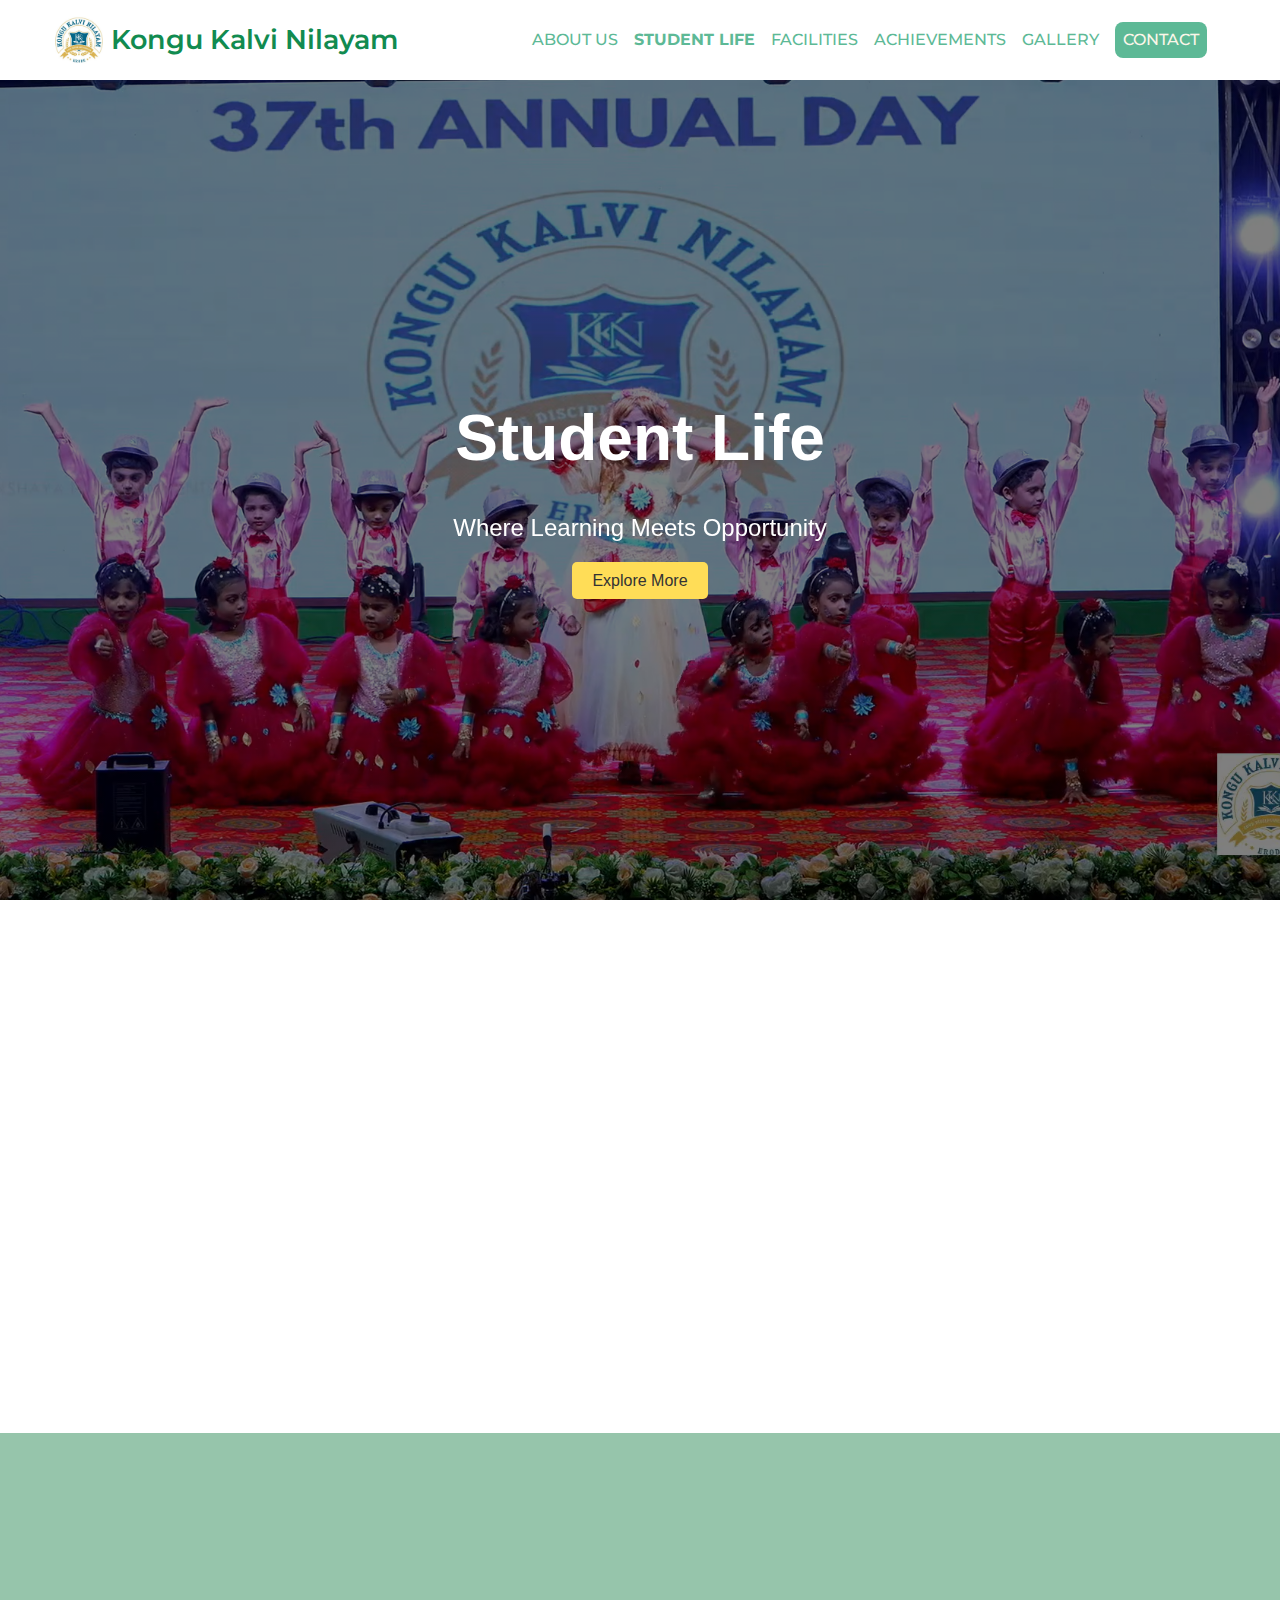
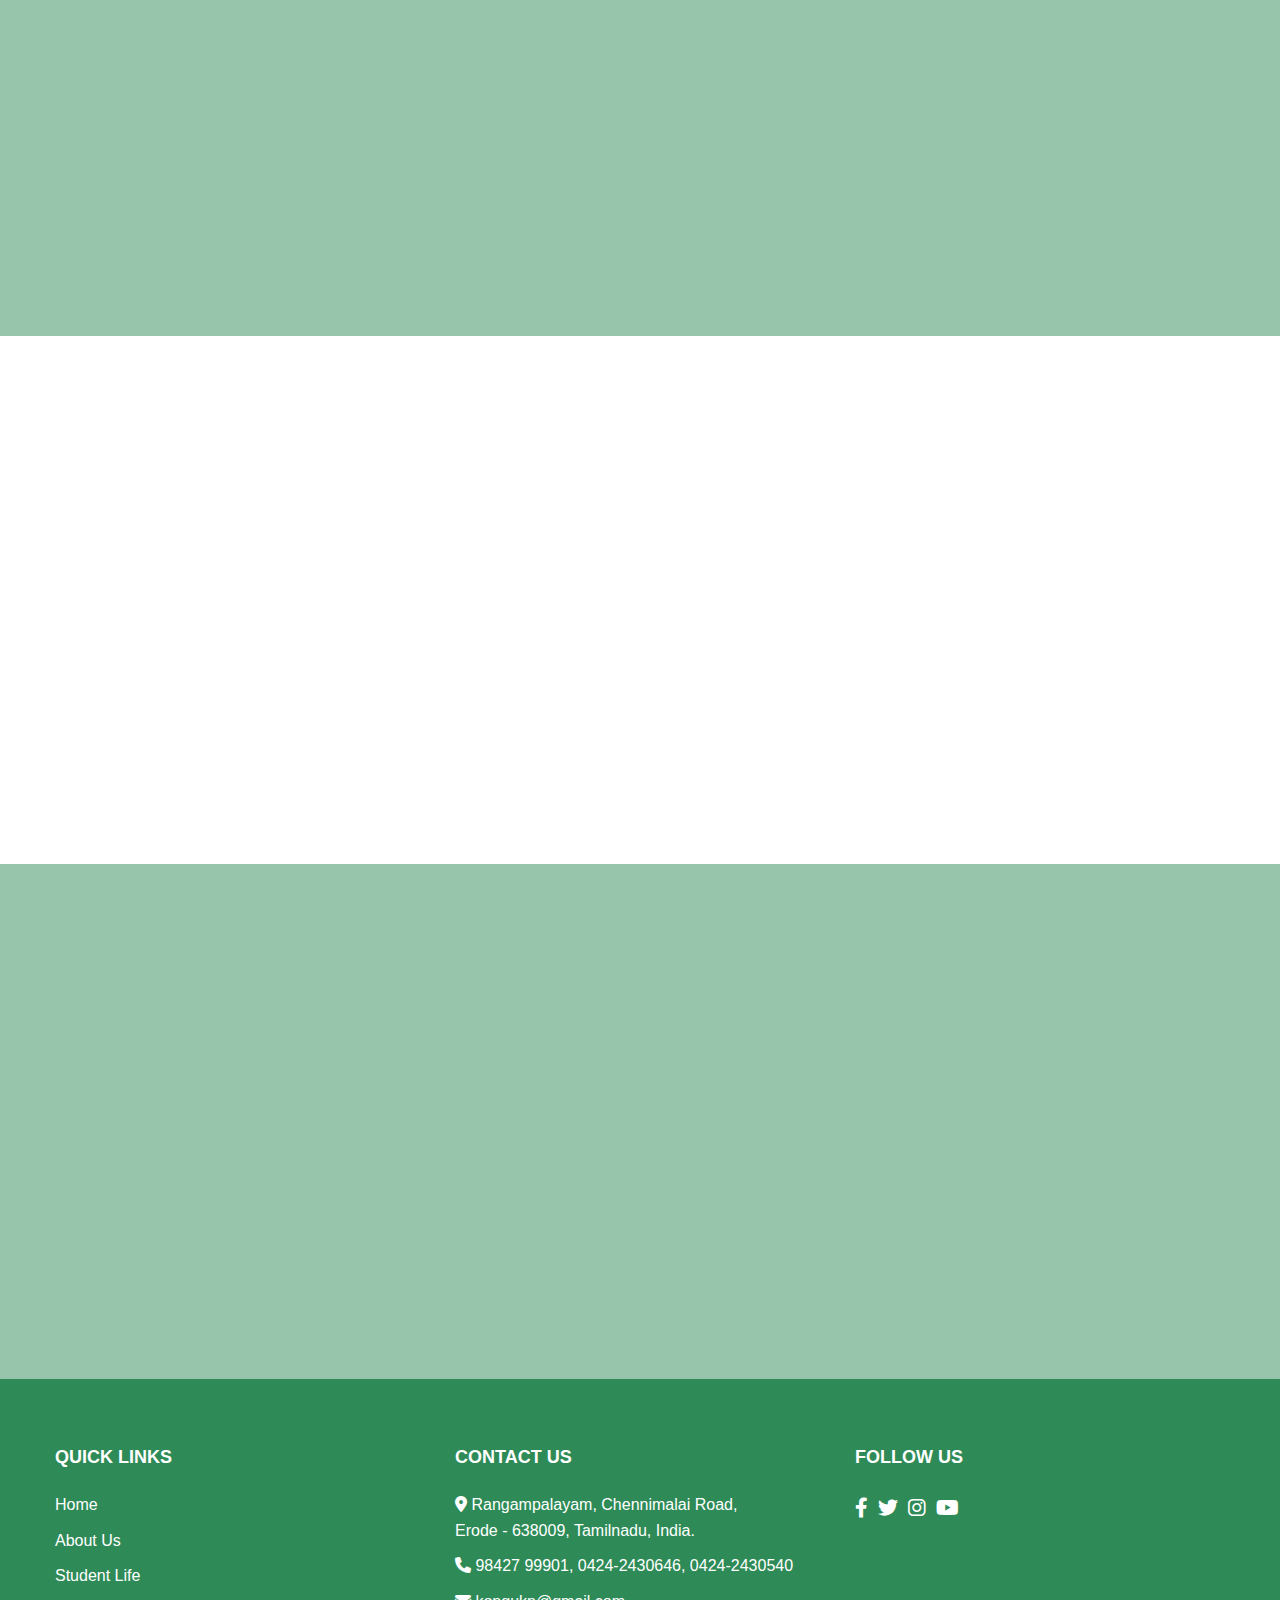
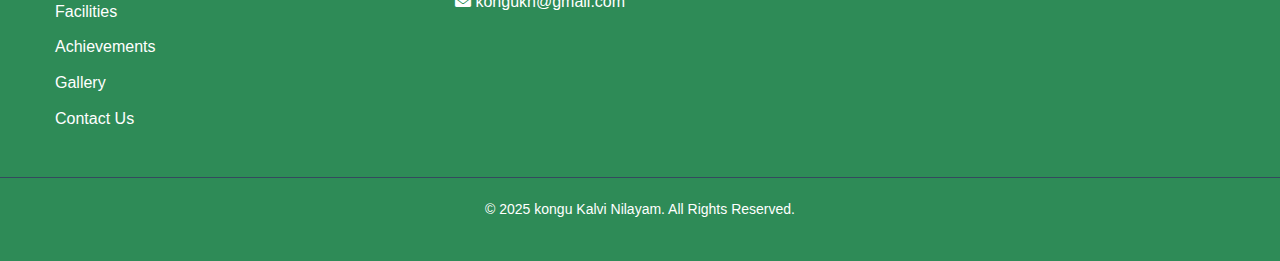
<file: index.html>
<!DOCTYPE html>
<html lang="en">
<head>
  <meta charset="UTF-8">
  <meta name="viewport" content="width=device-width, initial-scale=1.0">
  <title>Student Life</title>
  <link rel="stylesheet" href="style.css">
  <link rel="shortcut icon" href="KKN_LOGO.jpg" type="image/x-icon">
  <link rel="stylesheet" href="https://cdnjs.cloudflare.com/ajax/libs/font-awesome/6.0.0/css/all.min.css">
  <link href="https://unpkg.com/aos@2.3.1/dist/aos.css" rel="stylesheet">
</head>
<body>
    <nav>
        <div class="nav-wrapper">
            <a href="#" class="logo-container">
                <div class="logo"></div>
                <div class="logo-name">
                    kongu kalvi nilayam
                </div>
            </a>
            <div class="menu-toggle" id="mobile-menu">
              <span></span>
              <span></span>
              <span></span>
            </div>
            <div class="links" id="nav-links">
                <!-- <a href="#" class="link active">home</a> -->
                <a href="about-us.html" class="link">About Us</a>
                <a href="index.html" class="link"><b>Student Life</b></a>
                <a href="facility.html" class="link">Facilities</a>
                <a href="achievement.html" class="link">Achievements</a>
                <a href="gallery.html" class="link">Gallery</a>
                <a href="contact.html" class="link">
                contact
                </a>
            </div>
        </div>
    </nav>

  <header>
    <div class="hero-content">
      <h1 data-aos="fade-up" data-aos-duration="1000">Student Life</h1>
      <p data-aos="fade-up" data-aos-duration="1200">Where Learning Meets Opportunity</p>
      <a href="#academic" class="btn" data-aos="fade-in" data-aos-duration="1400">Explore More</a>
    </div>
  </header>

  <main>
    <section id="academic" class="section academic">
      <div class="content" data-aos="fade-right" data-aos-duration="1000">
        <h2>Academic & Career Development</h2>
        <p>We provide world-class academic resources and career guidance to help students excel in their studies and future careers.</p>
      </div>
      <div class="image" data-aos="fade-left" data-aos-duration="1000">
        <img src="accademic.jpg" alt="Academic">
      </div>
    </section>

    <section id="sustainability" class="section sustainability">
      <div class="image" data-aos="fade-right" data-aos-duration="1000">
        <img src="environment.png" alt="Sustainability">
      </div>
      <div class="content" data-aos="fade-left" data-aos-duration="1000">
        <h2>Sustainability & Environment</h2>
        <p>Join us in creating a greener future through eco-friendly initiatives and sustainable practices.</p>
        
      </div>
    </section>

    <section id="sports" class="section sports">
      <div class="content" data-aos="fade-right" data-aos-duration="1000">
        <h2>Sports & Wellness</h2>
        <p>Stay active, healthy, and connected through our sports teams, fitness programs, and wellness resources.</p>
        
      </div>
      <div class="image" data-aos="fade-left" data-aos-duration="1000">
        <img src="sports.jpg" alt="Sports">
      </div>
    </section>

    <section id="activities" class="section activities">
      <div class="image" data-aos="fade-right" data-aos-duration="1000">
        <img src="extra.jpg" alt="Activities">
      </div>
      <div class="content" data-aos="fade-left" data-aos-duration="1000">
        <h2>Extra-curricular Activities</h2>
        <p>Explore a wide range of clubs, societies, and events to enrich your student experience.</p>
        
      </div>
    </section>
  </main>

<!-- Footer Section -->
<footer class="footer">
  <div class="footer-container">
    <!-- Column 1: Quick Links -->
    <div class="footer-column">
      <h4>Quick Links</h4>
      <ul>
        <li><a href="home.html">Home</a></li>
        <li><a href="about-us.html">About Us</a></li>
        <li><a href="index.html">Student Life</a></li>
        <li><a href="facility.html">Facilities</a></li>
        <li><a href="achievement.html">Achievements</a></li>
        <li><a href="gallery.html">Gallery</a></li>
        <li><a href="contact.html">Contact Us</a></li>
      </ul>
    </div>

    <!-- Column 3: Contact Info -->
    <div class="footer-column">
      <h4>Contact Us</h4>
      <ul>
        <li><i class="fas fa-map-marker-alt"></i>  Rangampalayam,
          Chennimalai Road,<br>
          Erode - 638009,
          Tamilnadu, India.</li>
        <li><i class="fas fa-phone"></i>  98427 99901, 0424-2430646, 0424-2430540</li>
        <li><i class="fas fa-envelope"></i> kongukn@gmail.com</li>
      </ul>
    </div>

    <!-- Column 4: Social Media -->
    <div class="footer-column">
      <h4>Follow Us</h4>
      <div class="social-icons">
        <a href="#"><i class="fab fa-facebook-f"></i></a>
        <a href="#"><i class="fab fa-twitter"></i></a>
        <a href="#"><i class="fab fa-instagram"></i></a>
        <a href="#"><i class="fab fa-youtube"></i></a>
      </div>
    </div>
  </div>

  <!-- Copyright Notice -->
  <div class="footer-bottom">
    <p>&copy; 2025 kongu Kalvi Nilayam. All Rights Reserved.</p>
  </div>
</footer>

<script src="https://unpkg.com/aos@2.3.1/dist/aos.js"></script>
<script>
  AOS.init();

  // Toggle mobile menu
  const mobileMenu = document.getElementById('mobile-menu');
  const navLinks = document.getElementById('nav-links');

  mobileMenu.addEventListener('click', () => {
    mobileMenu.classList.toggle('active');
    navLinks.classList.toggle('active');
  });
</script>
</body>
</html>
</file>
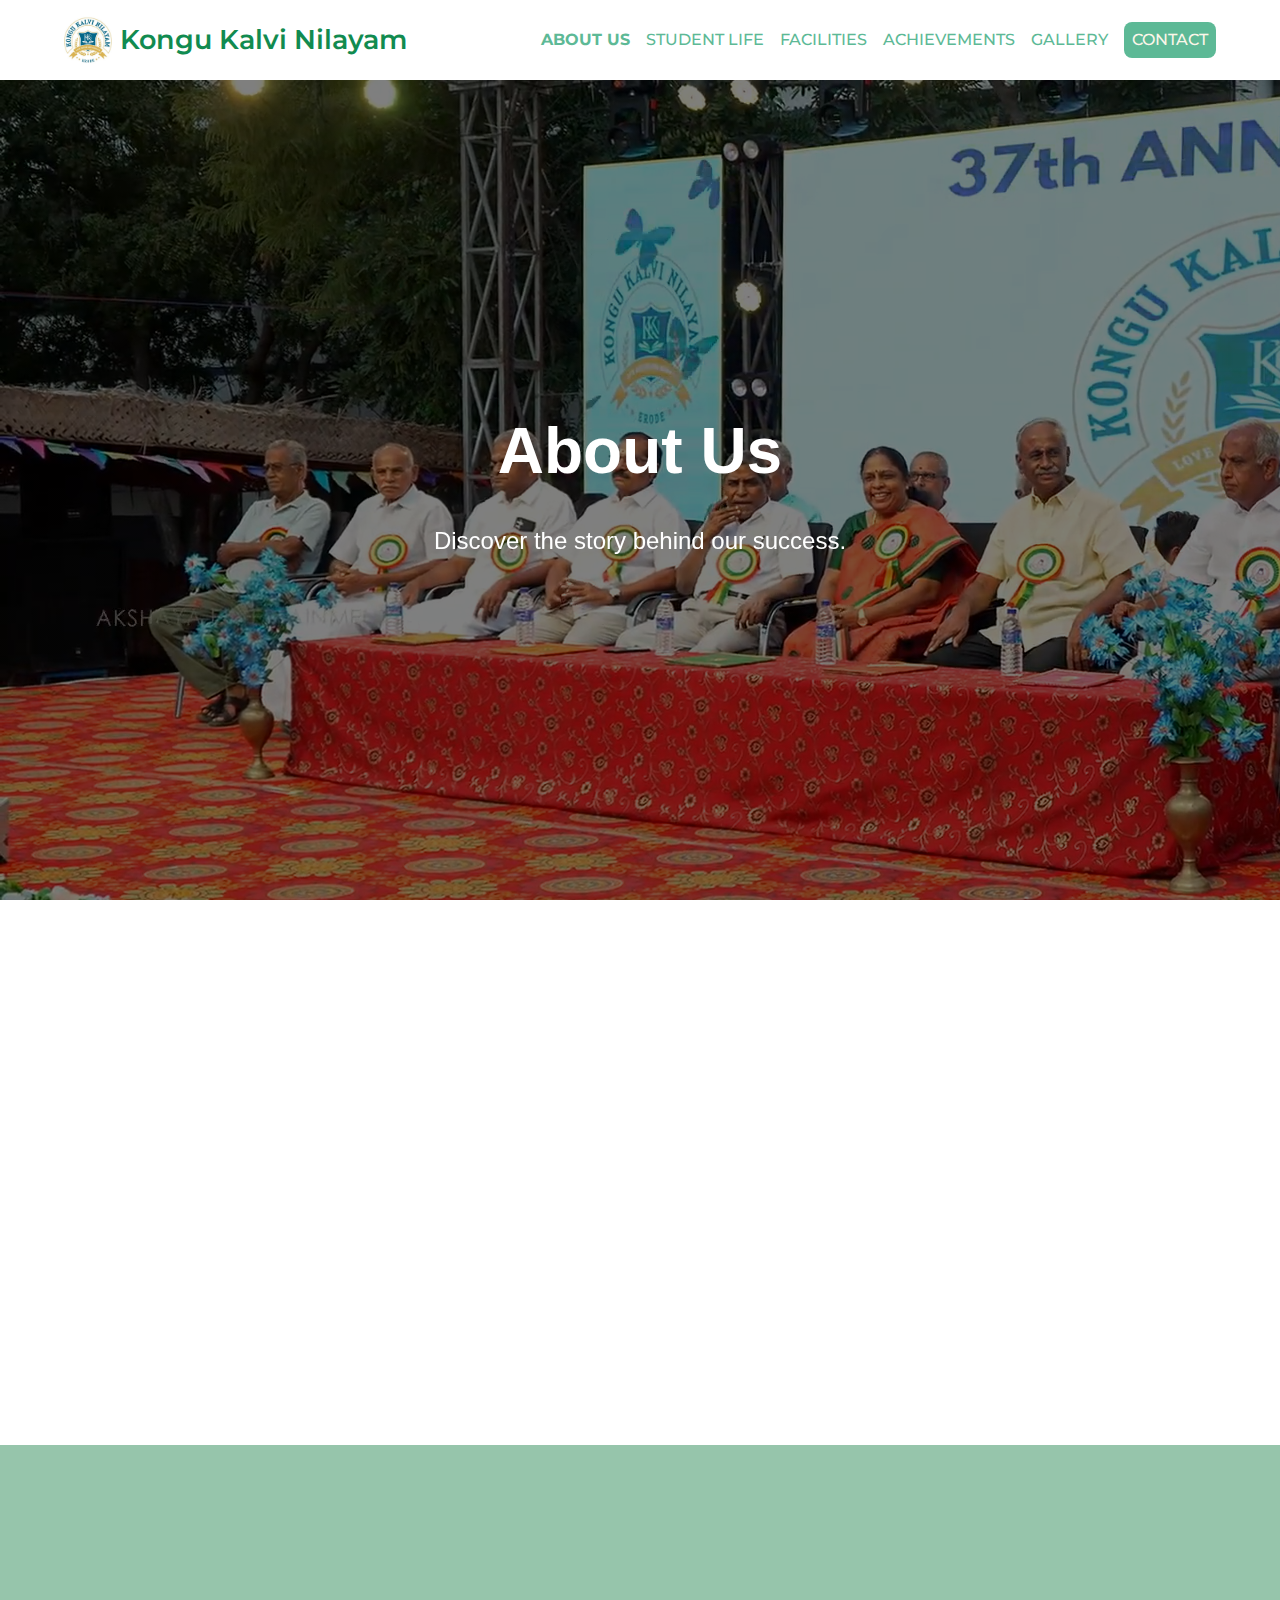
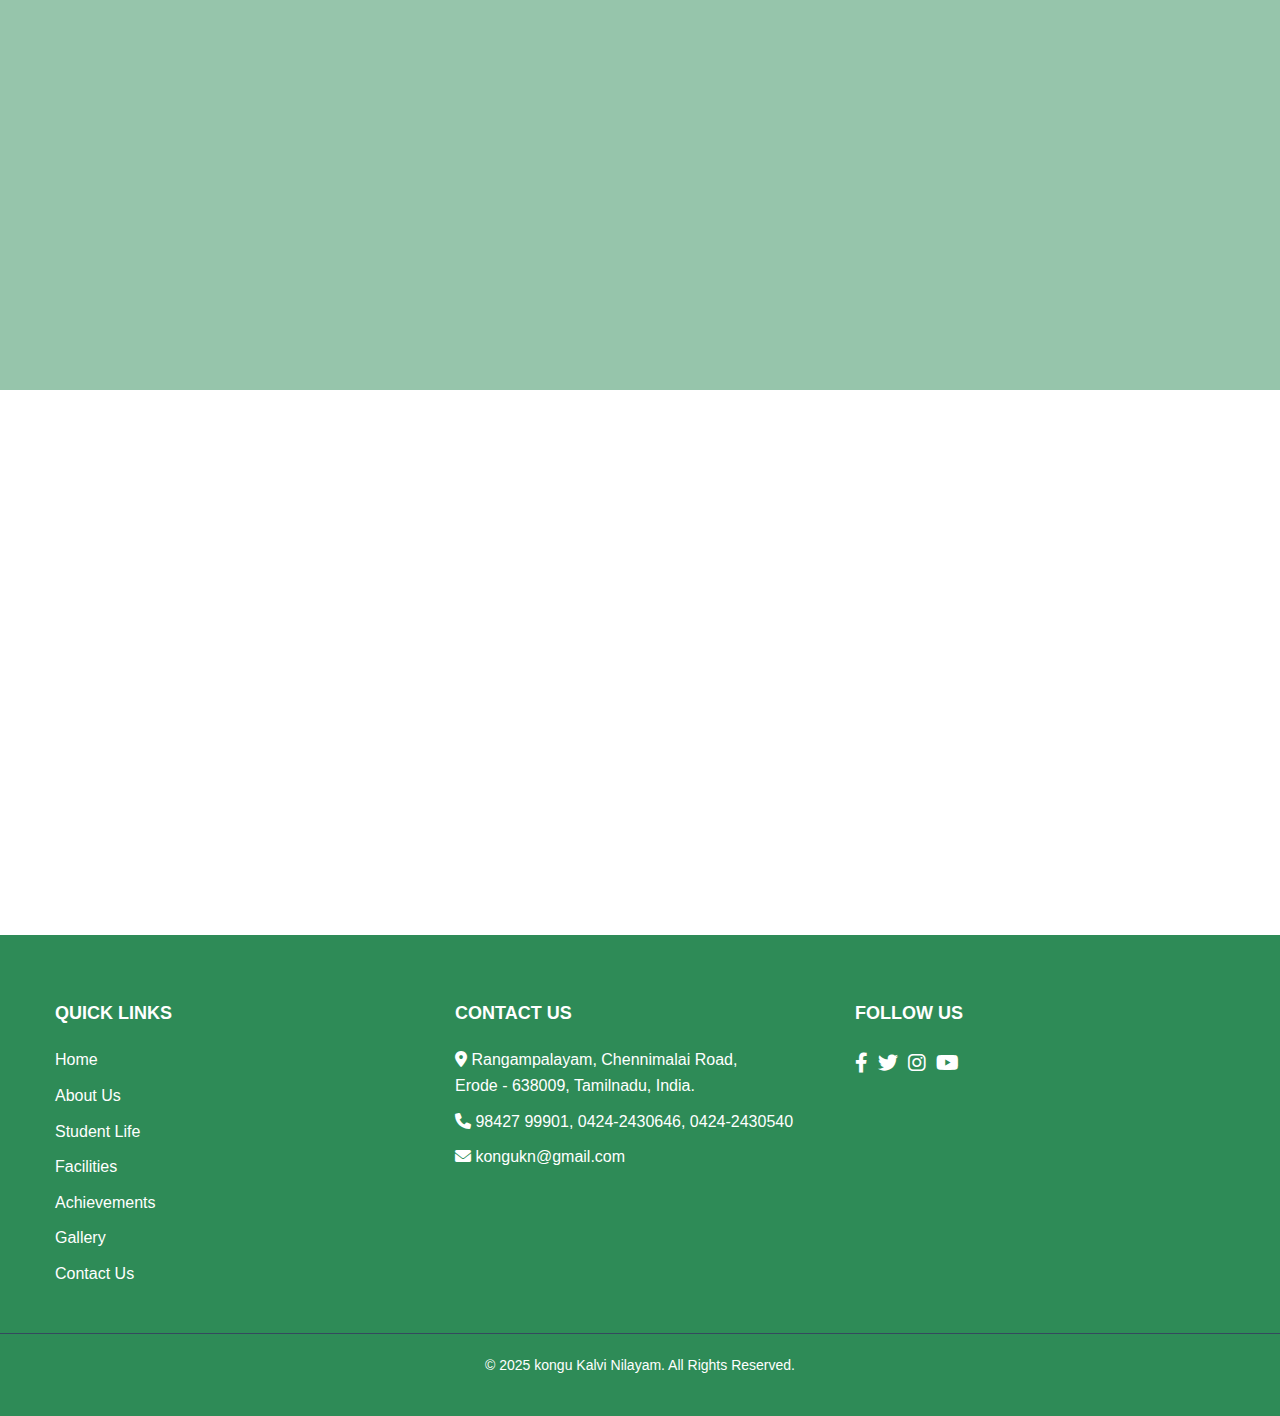
<file: about-us.html>
<!DOCTYPE html>
<html lang="en">
<head>
  <meta charset="UTF-8">
  <meta name="viewport" content="width=device-width, initial-scale=1.0">
  <title>About Us</title>
  <link rel="stylesheet" href="style.css">
  <link rel="shortcut icon" href="KKN_LOGO.jpg" type="image/x-icon">
  <link rel="stylesheet" href="https://cdnjs.cloudflare.com/ajax/libs/font-awesome/6.0.0/css/all.min.css">
  <link href="https://unpkg.com/aos@2.3.1/dist/aos.css" rel="stylesheet">
</head>
<body>
  <!-- Navigation Bar -->
  <nav>
    <div class="nav-wrapper">
      <a href="#" class="logo-container">
        <div class="logo"></div>
        <div class="logo-name">kongu kalvi nilayam</div>
      </a>
      <div class="menu-toggle" id="mobile-menu">
        <span></span>
        <span></span>
        <span></span>
      </div>
      <div class="links" id="nav-links">
        <a href="about-us.html" class="link"><b>About Us</b></a>
        <a href="index.html" class="link">Student Life</a>
        <a href="facility.html" class="link">Facilities</a>
        <a href="achievement.html" class="link">Achievements</a>
        <a href="gallery.html" class="link">Gallery</a>
        <a href="contact.html" class="link">Contact</a>
      </div>
    </div>
  </nav>

  <!-- Hero Section -->
  <header id="about-us-header">
    <div class="hero-content">
      <h1 data-aos="fade-up" data-aos-duration="1000">About Us</h1>
      <p data-aos="fade-up" data-aos-duration="1200">Discover the story behind our success.</p>
    </div>
  </header>

  <!-- Main Content Sections -->
  <main>
    <!-- Who We Are -->
    <section id="who-we-are" class="section who-we-are">
      <div class="content" data-aos="fade-right" data-aos-duration="1000">
        <h2>Who We Are</h2>
        <p>We are a leading educational institution dedicated to nurturing future leaders through innovation, excellence, and values.</p>
      </div>
      <div class="image" data-aos="fade-left" data-aos-duration="1000">
        <img src="principal.png" alt="Principal">
        <p class="name">Mrs. T. Nathiya M.Sc., B.Ed., (Principal)</p>
      </div>
    </section>

    <!-- Management -->
    <section id="management" class="section management">
      <div class="image" data-aos="fade-right" data-aos-duration="1000">
        <img src="corres.png" alt="Correspondent">
        <p class="name">Mr. K. Selvaraj (Correspondent)</p>
      </div>
      <div class="content" data-aos="fade-left" data-aos-duration="1000">
        <h2>Management</h2>
        <p>Our experienced leadership team is committed to providing the best educational environment for our students.</p>
      </div>
    </section>

    <!-- Our Journey -->
    <section id="journey" class="section journey">
      <div class="content" data-aos="fade-right" data-aos-duration="1000">
        <h2>Our Journey</h2>
        <p>From humble beginnings to becoming a beacon of excellence, our journey is a testament to our dedication and vision.</p>
      </div>
      <div class="image" data-aos="fade-left" data-aos-duration="1000">
        <img src="managment.png" alt="Our Journey">
        <p class="name">Kongu Educational Trust</p>
      </div>
    </section>
  </main>

<!-- Footer Section -->
<footer class="footer">
    <div class="footer-container">
      <!-- Column 1: Quick Links -->
      <div class="footer-column">
        <h4>Quick Links</h4>
        <ul>
          <li><a href="home.html">Home</a></li>
          <li><a href="about-us.html">About Us</a></li>
          <li><a href="index.html">Student Life</a></li>
          <li><a href="facility.html">Facilities</a></li>
          <li><a href="achievement.html">Achievements</a></li>
          <li><a href="gallery.html">Gallery</a></li>
          <li><a href="contact.html">Contact Us</a></li>
        </ul>
      </div>
  
      <!-- Column 3: Contact Info -->
      <div class="footer-column">
        <h4>Contact Us</h4>
        <ul>
          <li><i class="fas fa-map-marker-alt"></i>  Rangampalayam,
            Chennimalai Road,<br>
            Erode - 638009,
            Tamilnadu, India.</li>
          <li><i class="fas fa-phone"></i>  98427 99901, 0424-2430646, 0424-2430540</li>
          <li><i class="fas fa-envelope"></i> kongukn@gmail.com</li>
        </ul>
      </div>
  
      <!-- Column 4: Social Media -->
      <div class="footer-column">
        <h4>Follow Us</h4>
        <div class="social-icons">
          <a href="#"><i class="fab fa-facebook-f"></i></a>
          <a href="#"><i class="fab fa-twitter"></i></a>
          <a href="#"><i class="fab fa-instagram"></i></a>
          <a href="#"><i class="fab fa-youtube"></i></a>
        </div>
      </div>
    </div>
  
    <!-- Copyright Notice -->
    <div class="footer-bottom">
      <p>&copy; 2025 kongu Kalvi Nilayam. All Rights Reserved.</p>
    </div>
  </footer>

  <!-- Scripts -->
  <script src="https://unpkg.com/aos@2.3.1/dist/aos.js"></script>
  <script>
    AOS.init();

    // Toggle mobile menu
    const mobileMenu = document.getElementById('mobile-menu');
    const navLinks = document.getElementById('nav-links');

    mobileMenu.addEventListener('click', () => {
      mobileMenu.classList.toggle('active');
      navLinks.classList.toggle('active');
    });
  </script>
</body>
</html>
</file>
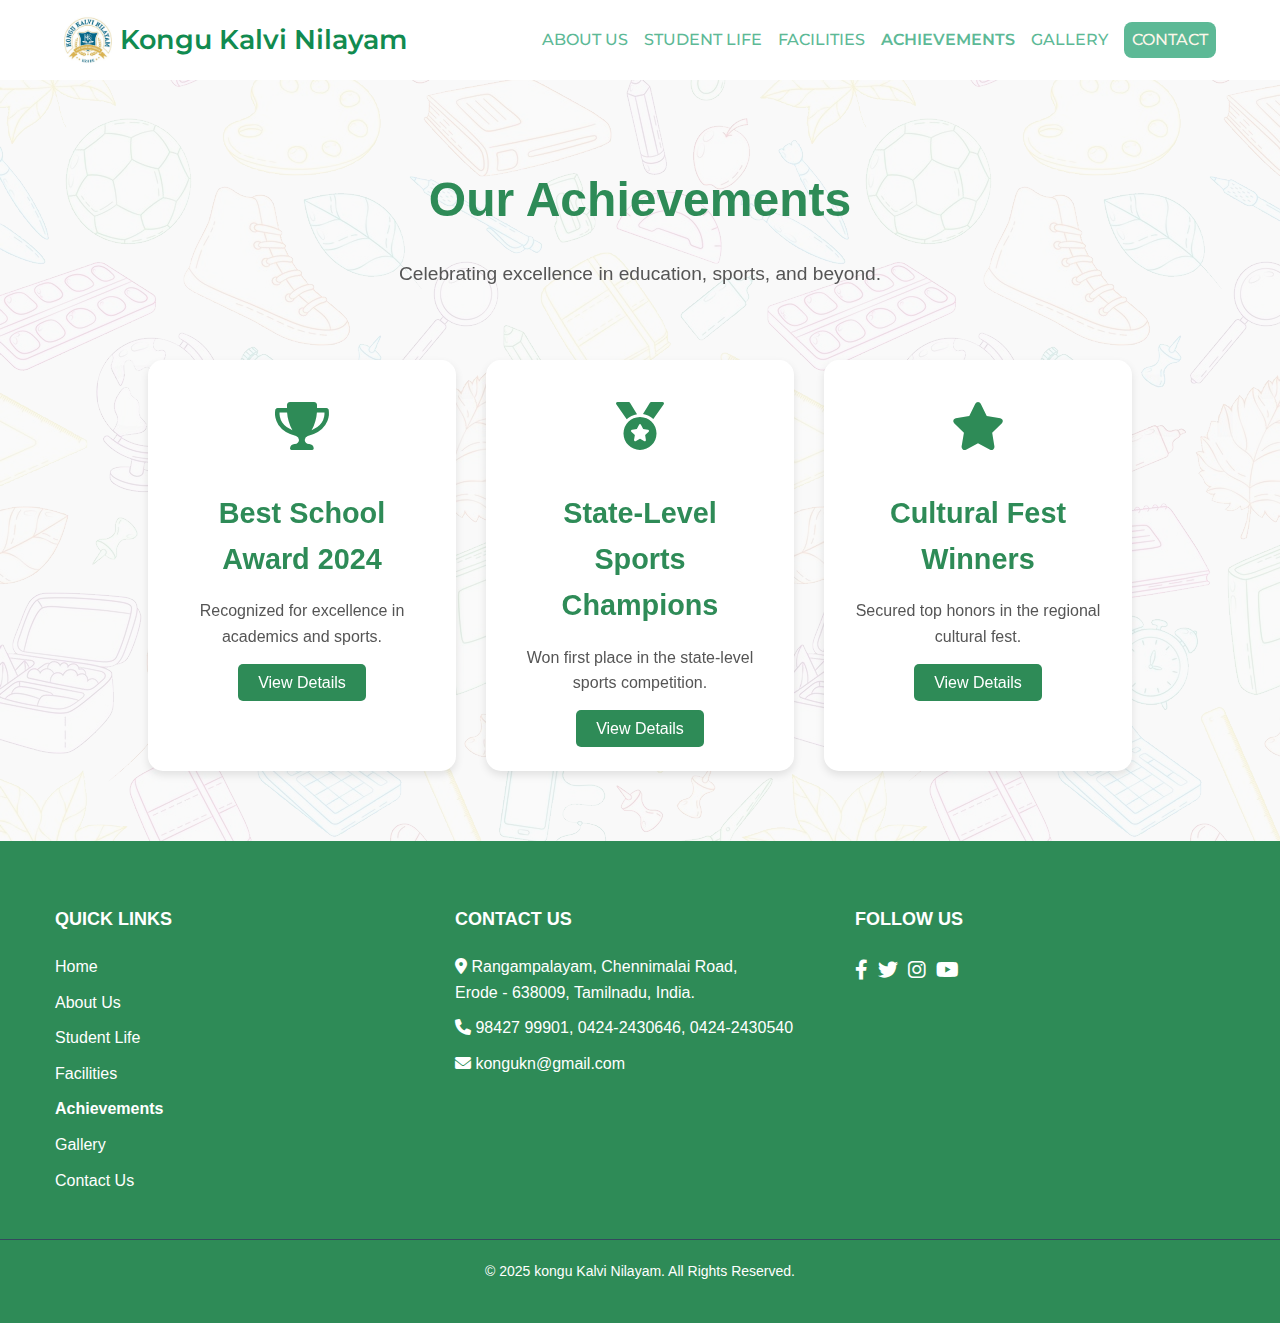
<file: achievement.html>
<!DOCTYPE html>
<html lang="en">
<head>
  <meta charset="UTF-8">
  <meta name="viewport" content="width=device-width, initial-scale=1.0">
  <title>Achievements</title>
  <link rel="stylesheet" href="achievement.css">
  <link rel="stylesheet" href="style.css">
  <link rel="shortcut icon" href="KKN_LOGO.jpg" type="image/x-icon">
  <link rel="stylesheet" href="https://cdnjs.cloudflare.com/ajax/libs/font-awesome/6.0.0/css/all.min.css">
  <link href="https://unpkg.com/aos@2.3.1/dist/aos.css" rel="stylesheet">
</head>
<body>
  <!-- Navigation Bar -->
  <nav>
    <div class="nav-wrapper">
      <a href="#" class="logo-container">
        <div class="logo"></div>
        <div class="logo-name">kongu kalvi nilayam</div>
      </a>
      <div class="menu-toggle" id="mobile-menu">
        <span></span>
        <span></span>
        <span></span>
      </div>
      <div class="links" id="nav-links">
        <a href="about-us.html" class="link">About Us</a>
        <a href="index.html" class="link">Student Life</a>
        <a href="facility.html" class="link">Facilities</a>
        <a href="achievement.html" class="link active">Achievements</a>
        <a href="gallery.html" class="link">Gallery</a>
        <a href="contact.html" class="link">Contact</a>
      </div>
    </div>
  </nav>

  <!-- Achievements Section -->
  <main class="achievements-container">
    <h1 data-aos="fade-up" data-aos-duration="1000">Our Achievements</h1>
    <p data-aos="fade-up" data-aos-duration="1200">Celebrating excellence in education, sports, and beyond.</p>

    <!-- Achievements Grid -->
    <div class="achievements-grid">
      <!-- Achievement 1 -->
      <div class="achievement-card" data-aos="fade-up" data-aos-duration="1000">
        <div class="icon">
          <i class="fas fa-trophy"></i>
        </div>
        <h2>Best School Award 2024</h2>
        <p>Recognized for excellence in academics and sports.</p>
        <a href="#" class="btn">View Details</a>
      </div>

      <!-- Achievement 2 -->
      <div class="achievement-card" data-aos="fade-up" data-aos-duration="1000" data-aos-delay="200">
        <div class="icon">
          <i class="fas fa-medal"></i>
        </div>
        <h2>State-Level Sports Champions</h2>
        <p>Won first place in the state-level sports competition.</p>
        <a href="#" class="btn">View Details</a>
      </div>

      <!-- Achievement 3 -->
      <div class="achievement-card" data-aos="fade-up" data-aos-duration="1000" data-aos-delay="400">
        <div class="icon">
          <i class="fas fa-star"></i>
        </div>
        <h2>Cultural Fest Winners</h2>
        <p>Secured top honors in the regional cultural fest.</p>
        <a href="#" class="btn">View Details</a>
      </div>

      <!-- Add more achievements as needed -->
    </div>
  </main>

<!-- Footer Section -->
<footer class="footer">
    <div class="footer-container">
      <!-- Column 1: Quick Links -->
      <div class="footer-column">
        <h4>Quick Links</h4>
        <ul>
          <li><a href="home.html">Home</a></li>
          <li><a href="about-us.html">About Us</a></li>
          <li><a href="index.html">Student Life</a></li>
          <li><a href="facility.html">Facilities</a></li>
          <li><a href="achievement.html"><b>Achievements</b></a></li>
          <li><a href="gallery.html">Gallery</a></li>
          <li><a href="contact.html">Contact Us</a></li>
        </ul>
      </div>
  
      <!-- Column 3: Contact Info -->
      <div class="footer-column">
        <h4>Contact Us</h4>
        <ul>
          <li><i class="fas fa-map-marker-alt"></i>  Rangampalayam,
            Chennimalai Road,<br>
            Erode - 638009,
            Tamilnadu, India.</li>
          <li><i class="fas fa-phone"></i>  98427 99901, 0424-2430646, 0424-2430540</li>
          <li><i class="fas fa-envelope"></i> kongukn@gmail.com</li>
        </ul>
      </div>
  
      <!-- Column 4: Social Media -->
      <div class="footer-column">
        <h4>Follow Us</h4>
        <div class="social-icons">
          <a href="#"><i class="fab fa-facebook-f"></i></a>
          <a href="#"><i class="fab fa-twitter"></i></a>
          <a href="#"><i class="fab fa-instagram"></i></a>
          <a href="#"><i class="fab fa-youtube"></i></a>
        </div>
      </div>
    </div>
  
    <!-- Copyright Notice -->
    <div class="footer-bottom">
      <p>&copy; 2025 kongu Kalvi Nilayam. All Rights Reserved.</p>
    </div>
  </footer>

  <!-- Scripts -->
  <script src="https://unpkg.com/aos@2.3.1/dist/aos.js"></script>
  <script>
    AOS.init();
        // Toggle mobile menu
        const mobileMenu = document.getElementById('mobile-menu');
    const navLinks = document.getElementById('nav-links');

    mobileMenu.addEventListener('click', () => {
      mobileMenu.classList.toggle('active');
      navLinks.classList.toggle('active');
    });
  </script>
</body>
</html>
</file>
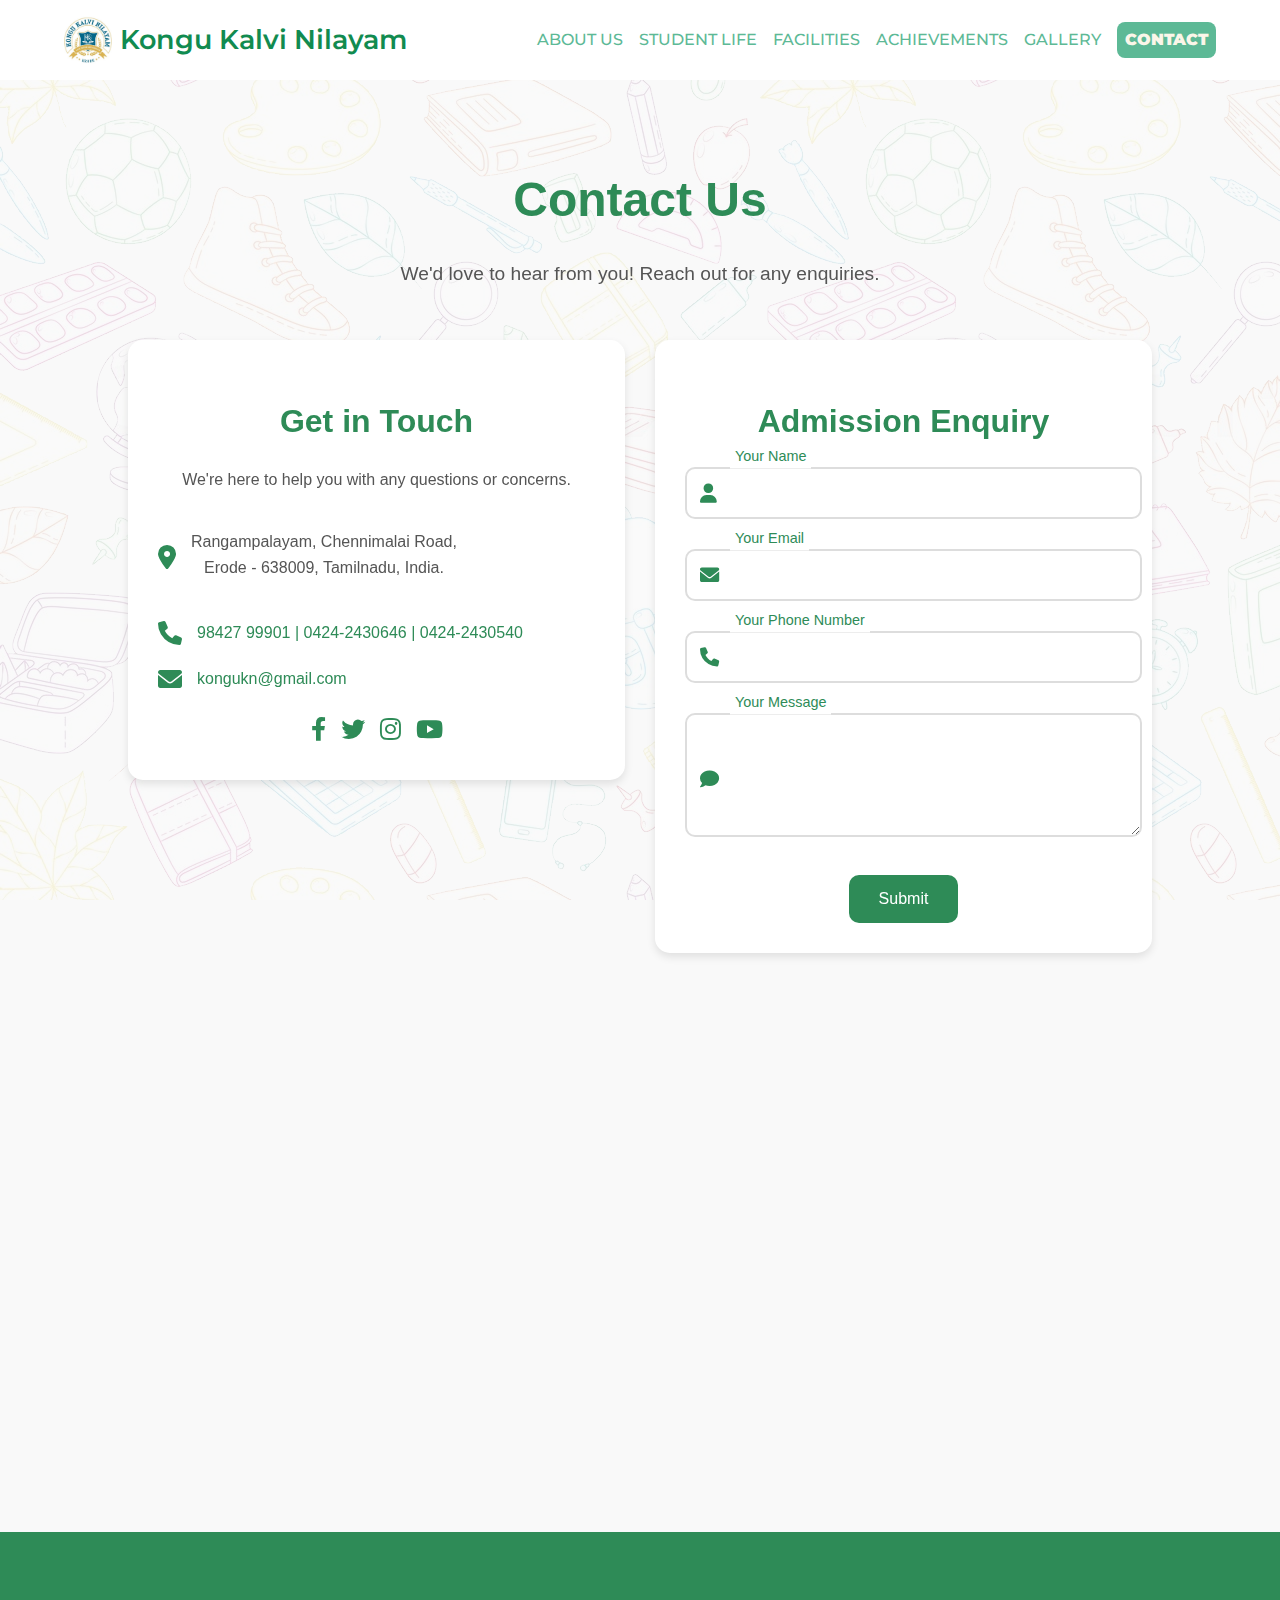
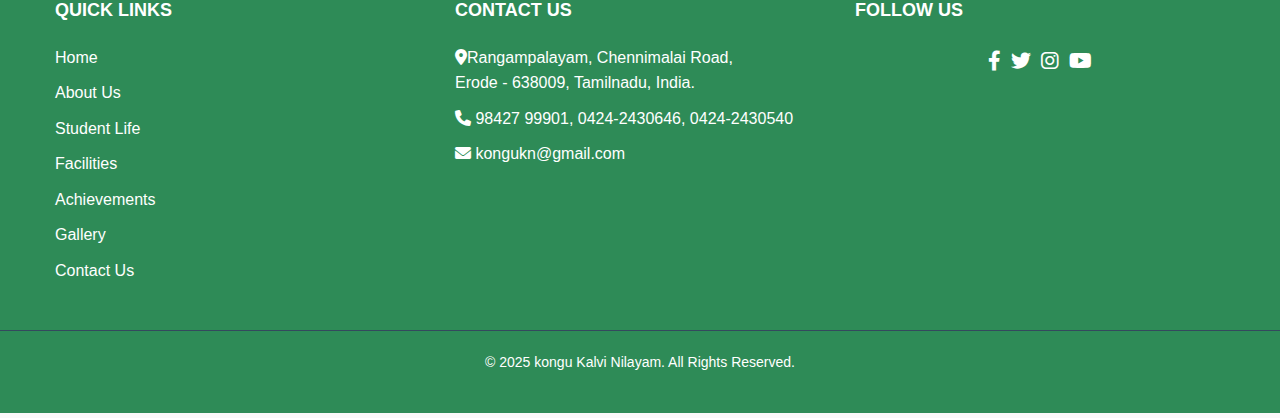
<file: contact.html>
<!DOCTYPE html>
<html lang="en">
<head>
  <meta charset="UTF-8">
  <meta name="viewport" content="width=device-width, initial-scale=1.0">
  <title>Contact Us</title>
  <link rel="stylesheet" href="contact.css">
  <link rel="stylesheet" href="style.css">
  <link rel="shortcut icon" href="KKN_LOGO.jpg" type="image/x-icon">
  <link rel="stylesheet" href="https://cdnjs.cloudflare.com/ajax/libs/font-awesome/6.0.0/css/all.min.css">
  <link href="https://unpkg.com/aos@2.3.1/dist/aos.css" rel="stylesheet">
</head>
<body>
  <!-- Navigation Bar -->
  <nav>
    <div class="nav-wrapper">
      <a href="#" class="logo-container">
        <div class="logo"></div>
        <div class="logo-name">kongu kalvi nilayam</div>
      </a>
      <div class="menu-toggle" id="mobile-menu">
        <span></span>
        <span></span>
        <span></span>
      </div>
      <div class="links" id="nav-links">
        <a href="about-us.html" class="link">About Us</a>
        <a href="index.html" class="link">Student Life</a>
        <a href="facility.html" class="link">Facilities</a>
        <a href="achievement.html" class="link">Achievements</a>
        <a href="gallery.html" class="link">Gallery</a>
        <a href="contact.html" class="link active"><b>Contact</b></a>
      </div>
    </div>
  </nav>

  <!-- Contact Section -->
  <main class="contact-container">
    <h1 data-aos="fade-up" data-aos-duration="1000">Contact Us</h1>
    <p data-aos="fade-up" data-aos-duration="1200">We'd love to hear from you! Reach out for any enquiries.</p>

    <!-- Top Section: Contact Details and Form -->
    <div class="contact-content">
      <!-- Left Side: Contact Details -->
      <div class="contact-details" data-aos="fade-right" data-aos-duration="1000">
        <div class="contact-info">
          <h2>Get in Touch</h2>
          <p>We're here to help you with any questions or concerns.</p>

          <div class="info-item">
            <i class="fas fa-map-marker-alt"></i>
            <p>Rangampalayam, Chennimalai Road,<br>Erode - 638009, Tamilnadu, India.</p>
          </div>

          <div class="info-item">
            <i class="fas fa-phone"></i>
            <a href="tel:+919842799901">98427 99901&nbsp;|&nbsp; </a>
            <a href="tel:+9104242430646">  0424-2430646&nbsp;|&nbsp;</a>
            <a href="tel:+910424-2430540">0424-2430540</a>
            
          </div>

          <div class="info-item">
            <i class="fas fa-envelope"></i>
            <a href="mailto:kongukn@gmail.com">kongukn@gmail.com</a>
          </div>

          <div class="social-icons">
            <a href="#"><i class="fab fa-facebook-f"></i></a>
            <a href="#"><i class="fab fa-twitter"></i></a>
            <a href="#"><i class="fab fa-instagram"></i></a>
            <a href="#"><i class="fab fa-youtube"></i></a>
          </div>
        </div>
      </div>

      <!-- Right Side: Admission Enquiry Form -->
      <div class="contact-form" data-aos="fade-left" data-aos-duration="1000">
        <h2>Admission Enquiry</h2>
        <form>
          <!-- Name Field -->
          <div class="form-group">
            <div class="input-container">
              <i class="fas fa-user"></i>
              <input type="text" id="name" name="name" required>
              <label for="name">Your Name</label>
            </div>
          </div>

          <!-- Email Field -->
          <div class="form-group">
            <div class="input-container">
              <i class="fas fa-envelope"></i>
              <input type="email" id="email" name="email" required>
              <label for="email">Your Email</label>
            </div>
          </div>

          <!-- Phone Field -->
          <div class="form-group">
            <div class="input-container">
              <i class="fas fa-phone"></i>
              <input type="tel" id="phone" name="phone" required>
              <label for="phone">Your Phone Number</label>
            </div>
          </div>

          <!-- Message Field -->
          <div class="form-group">
            <div class="input-container">
              <i class="fas fa-comment"></i>
              <textarea id="message" name="message" rows="5" required></textarea>
              <label for="message">Your Message</label>
            </div>
          </div>

          <!-- Submit Button -->
          <button type="submit" class="btn">Submit</button>
        </form>
      </div>
    </div>

    <!-- Bottom Section: Google Map -->
    <div class="map-container" data-aos="fade-up" data-aos-duration="1000">
      <h2>Our Location</h2>
      <div class="map">
        <iframe
          src="https://www.google.com/maps/embed?pb=!1m18!1m12!1m3!1d3912.4383996661545!2d77.70048907417984!3d11.302632949269126!2m3!1f0!2f0!3f0!3m2!1i1024!2i768!4f13.1!3m3!1m2!1s0x3ba96fadbae96283%3A0x4af701f6ceb8655c!2sKongu%20Kalvi%20Nilayam!5e0!3m2!1sen!2sin!4v1740157002675!5m2!1sen!2sin"
          width="100%"
          height="400"
          style="border:0;"
          allowfullscreen=""
          loading="lazy">
        </iframe>
      </div>
    </div>
  </main>

  <!-- Footer Section -->
<footer class="footer">
    <div class="footer-container">
      <!-- Column 1: Quick Links -->
      <div class="footer-column">
        <h4>Quick Links</h4>
        <ul>
          <li><a href="home.html">Home</a></li>
          <li><a href="about-us.html">About Us</a></li>
          <li><a href="index.html">Student Life</a></li>
          <li><a href="facility.html">Facilities</a></li>
          <li><a href="achievement.html">Achievements</a></li>
          <li><a href="gallery.html">Gallery</a></li>
          <li><a href="contact.html">Contact Us</a></li>
        </ul>
      </div>
  
      <!-- Column 3: Contact Info -->
      <div class="footer-column">
        <h4>Contact Us</h4>
        <ul>
          <li><i class="fas fa-map-marker-alt"></i>Rangampalayam,
            Chennimalai Road,<br>
            Erode - 638009,
            Tamilnadu, India.</li>
          <li><i class="fas fa-phone"></i>  98427 99901, 0424-2430646, 0424-2430540</li>
          <li><i class="fas fa-envelope"></i> kongukn@gmail.com</li>
        </ul>
      </div>
  
      <!-- Column 4: Social Media -->
      <div class="footer-column">
        <h4>Follow Us</h4>
        <div class="social-icons">
          <a href="#"><i class="fab fa-facebook-f"></i></a>
          <a href="#"><i class="fab fa-twitter"></i></a>
          <a href="#"><i class="fab fa-instagram"></i></a>
          <a href="#"><i class="fab fa-youtube"></i></a>
        </div>
      </div>
    </div>
  
    <!-- Copyright Notice -->
    <div class="footer-bottom">
      <p>&copy; 2025 kongu Kalvi Nilayam. All Rights Reserved.</p>
    </div>
  </footer>

  <!-- Scripts -->
  <script src="https://unpkg.com/aos@2.3.1/dist/aos.js"></script>
  <script>
    AOS.init();
        // Toggle mobile menu
        const mobileMenu = document.getElementById('mobile-menu');
    const navLinks = document.getElementById('nav-links');

    mobileMenu.addEventListener('click', () => {
      mobileMenu.classList.toggle('active');
      navLinks.classList.toggle('active');
    });
  </script>
</body>
</html>
</file>
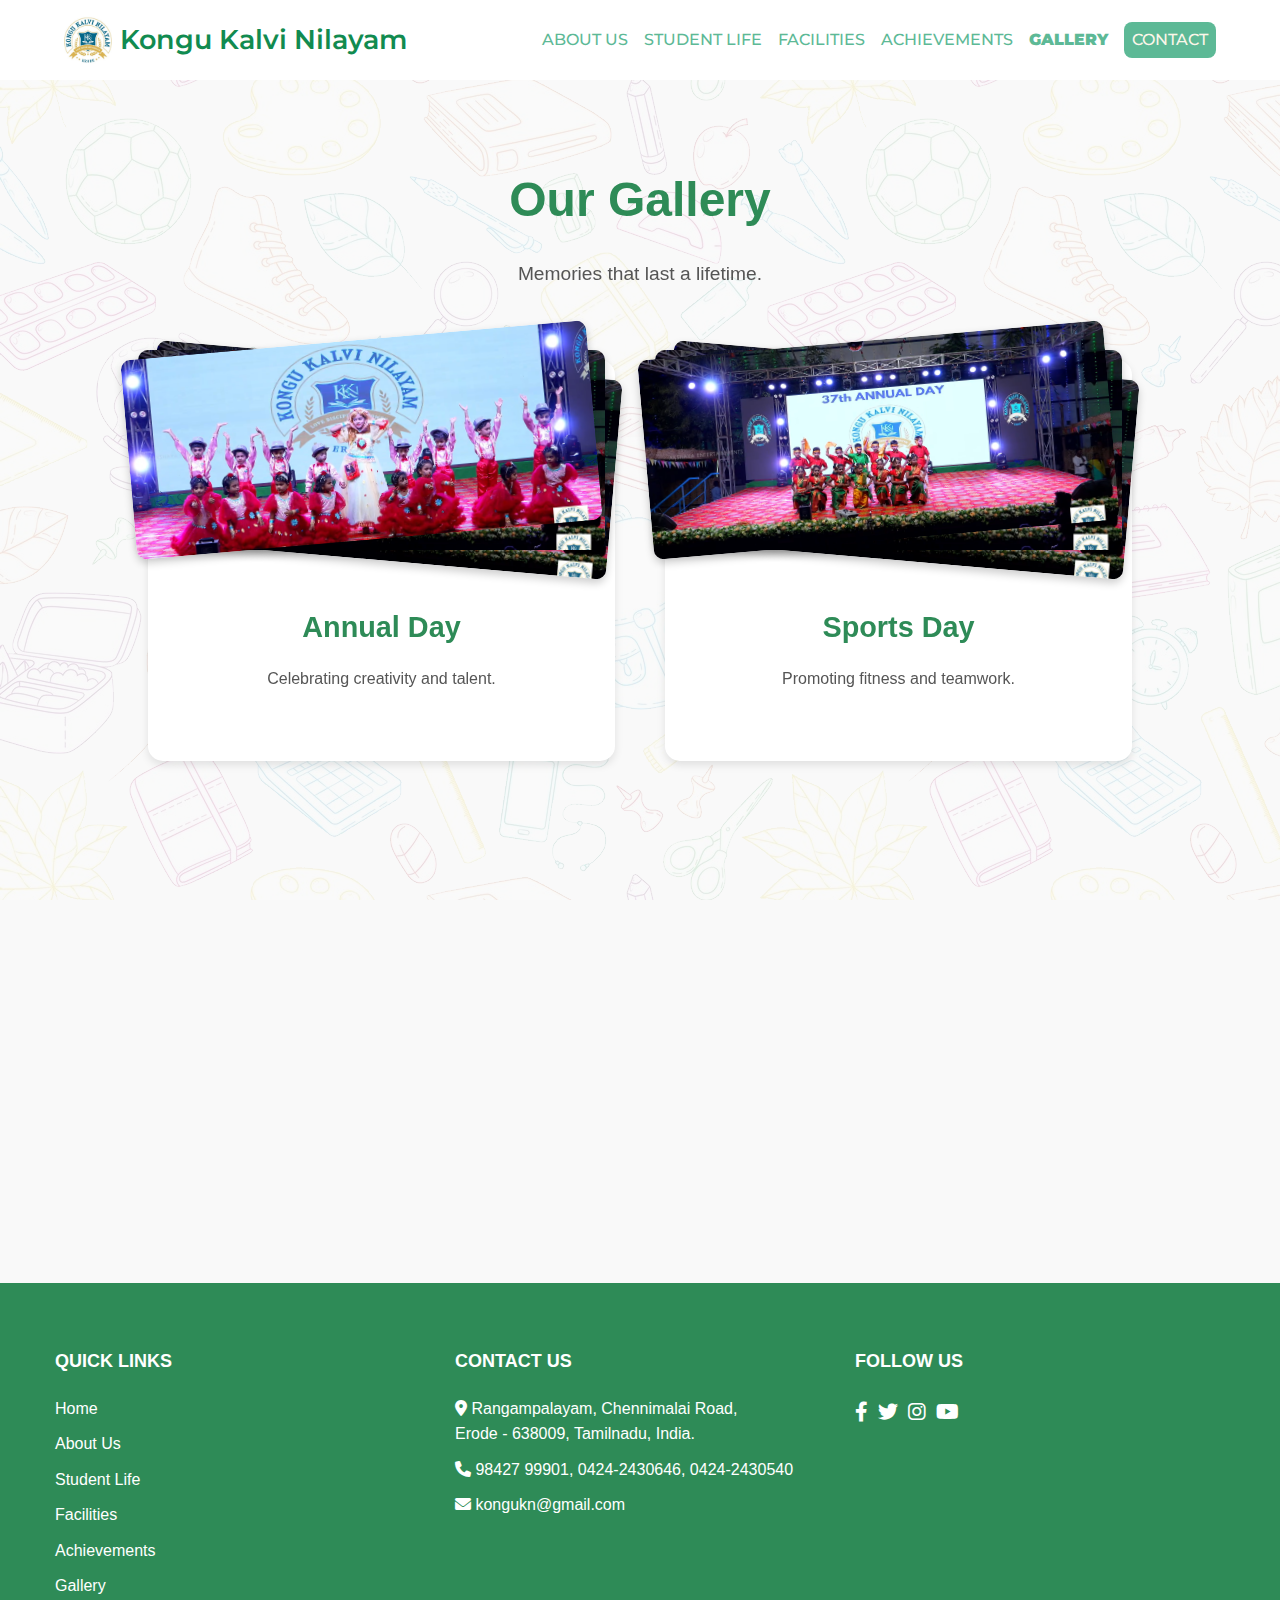
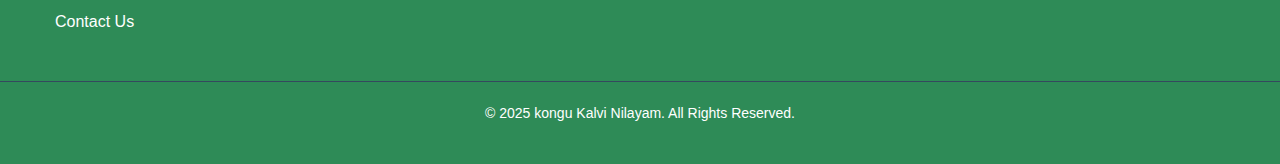
<file: gallery.html>
<!DOCTYPE html>
<html lang="en">
<head>
  <meta charset="UTF-8">
  <meta name="viewport" content="width=device-width, initial-scale=1.0">
  <title>Gallery</title>
  <link rel="stylesheet" href="gallery.css">
  <link rel="shortcut icon" href="KKN_LOGO.jpg" type="image/x-icon">
  <link rel="stylesheet" href="https://cdnjs.cloudflare.com/ajax/libs/font-awesome/6.0.0/css/all.min.css">
  <link href="https://unpkg.com/aos@2.3.1/dist/aos.css" rel="stylesheet">
  <link rel="stylesheet" href="style.css">
</head>
<body>
  <!-- Navigation Bar -->
  <nav>
    <div class="nav-wrapper">
      <a href="#" class="logo-container">
        <div class="logo"></div>
        <div class="logo-name">kongu kalvi nilayam</div>
      </a>
      <div class="menu-toggle" id="mobile-menu">
        <span></span>
        <span></span>
        <span></span>
      </div>
      <div class="links" id="nav-links">
        <a href="about-us.html" class="link">About Us</a>
        <a href="index.html" class="link">Student Life</a>
        <a href="facility.html" class="link">Facilities</a>
        <a href="achievement.html" class="link">Achievements</a>
        <a href="gallery.html" class="link active"><b>Gallery</b></a>
        <a href="contact.html" class="link">Contact</a>
      </div>
    </div>
  </nav>

  <!-- Gallery Section -->
  <main class="gallery-container">
    <h1 data-aos="fade-up" data-aos-duration="1000">Our Gallery</h1>
    <p data-aos="fade-up" data-aos-duration="1200">Memories that last a lifetime.</p>

    <!-- Gallery Grid -->
    <div class="gallery-grid">
      <!-- Card 1: Annual Day -->
      <div class="gallery-card" data-aos="fade-up" data-aos-duration="1000">
        <div class="card-image">
          <div class="image-stack">
            <img src="Screenshot 2025-02-19 213243.png" alt="Annual Day" class="stacked-image image-1">
            <img src="Screenshot 2025-02-19 214205.png" alt="Annual Day" class="stacked-image image-2">
            <img src="Screenshot 2025-02-19 214309.png" alt="Annual Day" class="stacked-image image-3">
          </div>
        </div>
        <div class="card-content">
          <h2>Annual Day</h2>
          <p>Celebrating creativity and talent.</p>
        </div>
      </div>

      <!-- Card 2: Sports Day -->
      <div class="gallery-card" data-aos="fade-up" data-aos-duration="1000" data-aos-delay="200">
        <div class="card-image">
          <div class="image-stack">
            <img src="Screenshot 2025-02-19 214205.png" alt="Sports Day" class="stacked-image image-1">
            <img src="Screenshot 2025-02-19 214205.png" alt="Sports Day" class="stacked-image image-2">
            <img src="Screenshot 2025-02-19 214309.png" alt="Sports Day" class="stacked-image image-3">
          </div>
        </div>
        <div class="card-content">
          <h2>Sports Day</h2>
          <p>Promoting fitness and teamwork.</p>
        </div>
      </div>
      <!-- Card 2: Sports Day -->
      <div class="gallery-card" data-aos="fade-up" data-aos-duration="1000" data-aos-delay="200">
        <div class="card-image">
          <div class="image-stack">
            <img src="Screenshot 2025-02-19 214205.png" alt="Sports Day" class="stacked-image image-1">
            <img src="Screenshot 2025-02-19 214205.png" alt="Sports Day" class="stacked-image image-2">
            <img src="Screenshot 2025-02-19 214309.png" alt="Sports Day" class="stacked-image image-3">
          </div>
        </div>
        <div class="card-content">
          <h2>Sports Day</h2>
          <p>Promoting fitness and teamwork.</p>
        </div>
      </div>
      <!-- Add more cards as needed -->
    </div>
  </main>

<!-- Footer Section -->
<footer class="footer">
    <div class="footer-container">
      <!-- Column 1: Quick Links -->
      <div class="footer-column">
        <h4>Quick Links</h4>
        <ul>
          <li><a href="home.html">Home</a></li>
          <li><a href="about-us.html">About Us</a></li>
          <li><a href="index.html">Student Life</a></li>
          <li><a href="facility.html">Facilities</a></li>
          <li><a href="achievement.html">Achievements</a></li>
          <li><a href="gallery.html">Gallery</a></li>
          <li><a href="contact.html">Contact Us</a></li>
        </ul>
      </div>
  
      <!-- Column 3: Contact Info -->
      <div class="footer-column">
        <h4>Contact Us</h4>
        <ul>
          <li><i class="fas fa-map-marker-alt"></i>  Rangampalayam,
            Chennimalai Road,<br>
            Erode - 638009,
            Tamilnadu, India.</li>
          <li><i class="fas fa-phone"></i>  98427 99901, 0424-2430646, 0424-2430540</li>
          <li><i class="fas fa-envelope"></i> kongukn@gmail.com</li>
        </ul>
      </div>
  
      <!-- Column 4: Social Media -->
      <div class="footer-column">
        <h4>Follow Us</h4>
        <div class="social-icons">
          <a href="#"><i class="fab fa-facebook-f"></i></a>
          <a href="#"><i class="fab fa-twitter"></i></a>
          <a href="#"><i class="fab fa-instagram"></i></a>
          <a href="#"><i class="fab fa-youtube"></i></a>
        </div>
      </div>
    </div>
  
    <!-- Copyright Notice -->
    <div class="footer-bottom">
      <p>&copy; 2025 kongu Kalvi Nilayam. All Rights Reserved.</p>
    </div>
  </footer>

  <!-- Scripts -->
  <script src="https://unpkg.com/aos@2.3.1/dist/aos.js"></script>
  <script>
    AOS.init();

    // Toggle mobile menu
    const mobileMenu = document.getElementById('mobile-menu');
    const navLinks = document.getElementById('nav-links');

    mobileMenu.addEventListener('click', () => {
      mobileMenu.classList.toggle('active');
      navLinks.classList.toggle('active');
    });
  </script>
</body>
</html>
</file>
<file: style.css>
@import url('https://fonts.googleapis.com/css2?family=Poppins:ital,wght@0,100;0,200;0,300;0,400;0,500;0,600;0,700;0,800;0,900;1,100;1,200;1,300;1,400;1,500;1,600;1,700;1,800;1,900&family=Roboto:ital,wght@0,100..900;1,100..900&display=swap');


@import url('https://fonts.googleapis.com/css2?family=Montserrat:ital,wght@0,100..900;1,100..900&display=swap');

/* General Styles */
body {
    font-family: 'Arial', sans-serif;
    margin: 0;
    padding: 0;
    box-sizing: border-box;
    background-image: url('back-image.png');
    background-attachment: fixed;
    color: #333;
    line-height: 1.6;
  }
  
  /* Navigation Bar */
  nav {
    background-color: white;
    display: flex;
    justify-content: center;
    height: 5rem;
    position: relative;
  }
  
  .nav-wrapper {
    height: 100%;
    width: min(90%, 80rem);
    display: flex;
    justify-content: space-between;
    align-items: center;
  }
  
  .logo-container {
    display: flex;
    align-items: center;
    gap: 0.5rem;
    text-decoration: none;
  }
  
  .logo {
    height: 3rem;
    width: 3rem;
    background-size: contain;
    background-image: url("KKN_LOGO.jpg");
  }
  
  .logo-name {
    font-family: "Montserrat", "poppins";
    font-size: 1.7rem;
    text-transform: capitalize;
    font-weight: 600;
    color: #118b50;
  }
  
  .links {
    display: flex;
    gap: 1rem;
    align-items: center;
  }
  
  .links .link {
    font-family: "Montserrat", "poppins";
    text-transform: uppercase;
    color: #5db996;
    font-weight: 500;
    font-size: 1rem;
    text-decoration: none;
    position: relative;
    user-select: none;
  }
  
  .links .link:last-child {
    background-color: #5db996;
    border-radius: 0.5rem;
    padding: 0.3rem 0.5rem;
    display: flex;
    justify-content: center;
    align-items: center;
    color: #fbf6e9;
  }
  
  .links .link.active {
    font-weight: 600;
  }
  
  .links .link::after {
    content: "";
    background-color: #5db996;
    width: 0%;
    height: 0.2rem;
    position: absolute;
    left: 0%;
    bottom: -0.3rem;
    transition: 0.5s width;
  }
  
  .links .link:hover::after {
    width: 100%;
  }

  
/* Mobile Navigation */
.menu-toggle {
    display: none;
    flex-direction: column;
    gap: 0.3rem;
    cursor: pointer;
    z-index: 1001;
  }
  
  .menu-toggle span {
    width: 25px;
    height: 3px;
    background-color: #2E8B57;
    transition: transform 0.3s ease, opacity 0.3s ease;
  }
  
  /* Mobile View */
  @media (max-width: 1024px) {
    .logo-name {
      font-size: 1.2rem; /* Decrease logo name size */
    }
  
    .menu-toggle {
      display: flex;
    }
  
    .links {
      display: none;
      flex-direction: column;
      position: absolute;
      top: 5rem;
      right: 0;
      width: 100%;
      background-color: white;
      box-shadow: 0 4px 8px rgba(0, 0, 0, 0.1);
      z-index: 1000;
      transform: translateY(-100%); /* Start off-screen */
      opacity: 0;
      transition: transform 0.3s ease, opacity 0.3s ease;
    }
  
    .links.active {
      display: flex;
      transform: translateY(0); /* Slide down into view */
      opacity: 1;
    }
  
    .links .link {
      padding: 1rem;
      text-align: center;
      width: 100%;
    }
  
    .links .link:last-child {
      border-radius: 0;
    }
  
    /* Hamburger to X Animation */
    .menu-toggle.active span:nth-child(1) {
      transform: translateY(8px) rotate(45deg);
    }
  
    .menu-toggle.active span:nth-child(2) {
      opacity: 0;
    }
  
    .menu-toggle.active span:nth-child(3) {
      transform: translateY(-8px) rotate(-45deg);
    }
  } 
  
  /* Hero Section */
  header {
    background: linear-gradient(rgba(0, 0, 0, 0.5), rgba(0, 0, 0, 0.5)), url('image.png');
    background-size: cover;
    background-position: center;
    height: calc(100vh - 5rem);
    display: flex;
    justify-content: center;
    align-items: center;
    text-align: center;
    color: white;
  }
  #about-us-header{
    background: linear-gradient(rgba(0, 0, 0, 0.5), rgba(0, 0, 0, 0.5)), url('about-us.png');
  }
  
  header h1 {
    font-size: 4rem;
    margin: 0;
  }
  
  header p {
    font-size: 1.5rem;
    margin: 20px 0;
  }
  
  header .btn {
    background-color: #ffdd57;
    color: #333;
    padding: 10px 20px;
    text-decoration: none;
    border-radius: 5px;
    transition: background-color 0.3s ease;
  }
  
  header .btn:hover {
    background-color: #ffcc00;
  }
  
  /* Main Content Sections */
  .section {
    display: flex;
    justify-content: space-between;
    align-items: center;
    padding: 100px 10%;
  }
  
  .section .content {
    flex: 1;
    padding: 20px;
  }
  
  .section .image {
    flex: 1;
    text-align: center;
    position: relative;
  }
  
  .section .image img {
    max-width: 100%;
    border-radius: 10px;
  }
  
  .section .image .name {
    margin-top: 10px;
    font-size: 1.2rem;
    font-weight: 600;
    color: #2E8B57;
  }
  
  .section h2 {
    font-size: 2.5rem;
    margin-bottom: 20px;
  }
  
  .section p {
    font-size: 1.2rem;
    margin-bottom: 20px;
  }
  
  .section .btn {
    background-color: #007BFF;
    color: white;
    padding: 10px 20px;
    text-decoration: none;
    border-radius: 5px;
    transition: background-color 0.3s ease;
  }
  
  .section .btn:hover {
    background-color: #0056b3;
  }
  #sustainability,#activities,#management{
    background-color: rgb(46,139,87,0.5);
    
  }
  /* Responsive Design for Content Layout */
  @media (max-width: 1024px) {
    .section {
      flex-direction: column;
      text-align: center;
      padding: 50px 10%;
    }
  
    .section .image {
      margin-top: 20px;
    }
  
    .section .image img {
      max-width: 80%;
    }
  }
  
  /* Footer Section */
  .footer {
    background-color: #2E8B57;
    color: #ffffff;
    padding: 40px 0;
    font-family: Arial, sans-serif;
  }
  
  .footer-container {
    display: flex;
    justify-content: space-between;
    max-width: 1200px;
    margin: 0 auto;
    padding: 0 20px;
  }
  
  .footer-column {
    flex: 1;
    margin: 0 15px;
  }
  
  .footer-column h4 {
    font-size: 18px;
    margin-bottom: 20px;
    text-transform: uppercase;
  }
  
  .footer-column ul {
    list-style: none;
    padding: 0;
  }
  
  .footer-column ul li {
    margin-bottom: 10px;
  }
  
  .footer-column ul li a {
    color: #ffffff;
    text-decoration: none;
    transition: color 0.3s ease;
  }
  
  .footer-column ul li a:hover {
    color: #ffffff;
  }
  
  .footer-column .social-icons {
    display: flex;
    gap: 10px;
  }
  
  .footer-column .social-icons a {
    color: #ffffff;
    font-size: 20px;
    transition: color 0.3s ease;
  }
  
  .footer-column .social-icons a:hover {
    color: #1abc9c;
  }
  
  .footer-bottom {
    color: #ffffff;
    text-align: center;
    margin-top: 30px;
    padding-top: 20px;
    border-top: 1px solid #34495e;
  }
  
  .footer-bottom p {
    margin: 0;
    font-size: 14px;
  }
  
  /* Responsive Design for Footer */
  @media (max-width: 1024px) {
    .footer-container {
      flex-direction: column;
      align-items: center;
      text-align: center;
    }
  
    .footer-column {
      margin: 20px 0;
    }
  
    .footer-column .social-icons {
      justify-content: center;
    }
  }
  
  @media (max-width: 480px) {
    .footer-column {
      min-width: 100%;
    }
  
    .footer-column h4 {
      font-size: 16px;
    }
  
    .footer-column ul li {
      font-size: 14px;
    }
  
    .footer-bottom p {
      font-size: 12px;
    }
  }
</file>
<file: achievement.css>
/* General Styles */
body {
    font-family: 'Arial', sans-serif;
    margin: 0;
    padding: 0;
    box-sizing: border-box;
    background-color: #f9f9f9;
    color: #333;
    line-height: 1.6;
  }
  
  /* Navigation Bar (Same as other pages) */
  nav {
    background-color: white;
    display: flex;
    justify-content: center;
    height: 5rem;
  }
  
  /* Achievements Container */
  .achievements-container {
    padding: 50px 10%;
    text-align: center;
  }
  
  .achievements-container h1 {
    font-size: 3rem;
    margin-bottom: 20px;
    color: #2E8B57;
  }
  
  .achievements-container p {
    font-size: 1.2rem;
    margin-bottom: 50px;
    color: #555;
  }
  
  /* Achievements Grid */
  .achievements-grid {
    display: grid;
    grid-template-columns: repeat(auto-fit, minmax(300px, 1fr));
    gap: 30px;
    padding: 20px;
  }
  
  /* Achievement Card */
  .achievement-card {
    background: white;
    border-radius: 15px;
    padding: 30px;
    text-align: center;
    box-shadow: 0 4px 8px rgba(0, 0, 0, 0.1);
    transition: transform 0.3s ease, box-shadow 0.3s ease;
  }
  
  .achievement-card:hover {
    transform: translateY(-10px);
    box-shadow: 0 8px 16px rgba(0, 0, 0, 0.2);
  }
  
  .achievement-card .icon {
    font-size: 3rem;
    color: #2E8B57;
    margin-bottom: 20px;
  }
  
  .achievement-card h2 {
    font-size: 1.8rem;
    margin-bottom: 15px;
    color: #2E8B57;
  }
  
  .achievement-card p {
    font-size: 1rem;
    margin-bottom: 20px;
    color: #555;
  }
  
  .achievement-card .btn {
    background-color: #2E8B57;
    color: white;
    padding: 10px 20px;
    text-decoration: none;
    border-radius: 5px;
    transition: background-color 0.3s ease, transform 0.3s ease;
  }
  
  .achievement-card .btn:hover {
    background-color: #228B22;
    transform: scale(1.05);
  }
  
  /* Responsive Design */
  @media (max-width: 1024px) {
    .achievements-grid {
      grid-template-columns: repeat(auto-fit, minmax(250px, 1fr));
    }
  }
</file>
<file: contact.css>
/* General Styles */
body {
    font-family: 'Arial', sans-serif;
    margin: 0;
    padding: 0;
    box-sizing: border-box;
    background-color: #f9f9f9;
    color: #333;
    line-height: 1.6;
  }
  
  /* Navigation Bar (Same as other pages) */
  nav {
    background-color: white;
    display: flex;
    justify-content: center;
    height: 5rem;
  }
  
  /* Contact Container */
  .contact-container {
    padding: 50px 10%;
    text-align: center;
  }
  
  .contact-container h1 {
    font-size: 3rem;
    margin-bottom: 20px;
    color: #2E8B57;
  }
  
  .contact-container p {
    font-size: 1.2rem;
    margin-bottom: 50px;
    color: #555;
  }
  
  /* Top Section: Contact Details and Form */
  .contact-content {
    display: flex;
    gap: 30px;
    justify-content: space-between;
    align-items: flex-start;
    margin-bottom: 50px;
  }
  
  /* Left Side: Contact Details */
  .contact-details {
    flex: 1;
    background: white;
    border-radius: 15px;
    padding: 30px;
    box-shadow: 0 4px 8px rgba(0, 0, 0, 0.1);
  }
  
  .contact-details h2 {
    font-size: 2rem;
    margin-bottom: 20px;
    color: #2E8B57;
  }
  
  .contact-details p {
    font-size: 1rem;
    margin-bottom: 20px;
    color: #555;
  }
  
  .info-item {
    display: flex;
    align-items: center;
    margin-bottom: 20px;
  }
  
  .info-item i {
    font-size: 1.5rem;
    color: #2E8B57;
    margin-right: 15px;
  }
  
  .info-item a {
    margin: 0;
    font-size: 1rem;
    color: #2E8B57;
    text-decoration: none;
  }
  
  .social-icons {
    display: flex;
    align-items: center;
    justify-content: center;
    gap: 15px;
    margin-top: 20px;
  }
  
  .social-icons a {
    color: #2E8B57;
    font-size: 1.5rem;
    transition: color 0.3s ease;
  }
  
  .social-icons a:hover {
    color: #228B22;
  }
  
  /* Right Side: Admission Enquiry Form */
  .contact-form {
    flex: 1;
    background: white;
    border-radius: 15px;
    padding: 30px;
    box-shadow: 0 4px 8px rgba(0, 0, 0, 0.1);
  }
  
  .contact-form h2 {
    font-size: 2rem;
    margin-bottom: 20px;
    color: #2E8B57;
  }
  
/* Premium Input Fields */
.form-group {
    margin-bottom: 30px;
    position: relative;
  }
  
  .input-container {
    position: relative;
  }
  
  .input-container i {
    position: absolute;
    left: 15px;
    top: 50%;
    transform: translateY(-50%);
    color: #2E8B57;
    font-size: 1.2rem;
    transition: color 0.3s ease;
  }
  
  .input-container input,
  .input-container textarea {
    width: 90%;
    padding: 15px 15px 15px 45px; /* Adjust padding for icon */
    border: 2px solid #ddd;
    border-radius: 10px;
    font-size: 1rem;
    color: #333;
    background-color: rgba(255, 255, 255, 0.8);
    transition: border-color 0.3s ease, box-shadow 0.3s ease;
  }
  
  .input-container textarea {
    padding: 15px 15px 15px 45px; /* Adjust padding for icon */
    resize: vertical;
  }
  
  .input-container input:focus,
  .input-container textarea:focus {
    border-color: #2E8B57;
    box-shadow: 0 0 10px rgba(46, 139, 87, 0.3);
    outline: none;
  }
  
  .input-container label {
    position: absolute;
    left: 45px; /* Align with icon */
    top: 50%;
    transform: translateY(-50%);
    font-size: 1rem;
    color: #777;
    pointer-events: none;
    transition: top 0.3s ease, left 0.3s ease, font-size 0.3s ease, color 0.3s ease;
  }
  
  .input-container input:focus + label,
  .input-container textarea:focus + label,
  .input-container input:not(:placeholder-shown) + label,
  .input-container textarea:not(:placeholder-shown) + label {
    top: -10px;
    left: 45px; /* Align with icon */
    font-size: 0.9rem;
    color: #2E8B57;
    background-color: white;
    padding: 0 5px;
  }
  
  .input-container label {
    position: absolute;
    left: 45px;
    top: 50%;
    transform: translateY(-50%);
    font-size: 1rem;
    color: #777;
    pointer-events: none;
    transition: top 0.3s ease, left 0.3s ease, font-size 0.3s ease, color 0.3s ease;
  }
  
  /* Submit Button */
  .btn {
    background-color: #2E8B57;
    color: white;
    padding: 15px 30px;
    border: none;
    border-radius: 10px;
    font-size: 1rem;
    cursor: pointer;
    transition: background-color 0.3s ease, transform 0.3s ease;
  }
  
  .btn:hover {
    background-color: #228B22;
    transform: scale(1.05);
  }
  
  /* Bottom Section: Google Map */
  .map-container {
    margin-top: 50px;
  }
  
  .map-container h2 {
    font-size: 2rem;
    margin-bottom: 20px;
    color: #2E8B57;
  }
  
  .map {
    border-radius: 15px;
    overflow: hidden;
    box-shadow: 0 4px 8px rgba(0, 0, 0, 0.1);
  }
  
  /* Responsive Design */
  @media (max-width: 1024px) {
    .contact-content {
      flex-direction: column;
      align-items: center;
    }
  
    .contact-details,
    .contact-form {
      width: 100%;
    }
    .input-container input,
    .input-container textarea{
        width: 80%;
    }
  }
</file>
<file: gallery.css>
/* General Styles */
body {
    font-family: 'Arial', sans-serif;
    margin: 0;
    padding: 0;
    box-sizing: border-box;
    background-color: #f9f9f9;
    color: #333;
    line-height: 1.6;
  }
  
  /* Navigation Bar (Same as other pages) */
  nav {
    background-color: white;
    display: flex;
    justify-content: center;
    height: 5rem;
  }
  
  /* Gallery Container */
  .gallery-container {
    padding: 50px 10%;
    text-align: center;
  }
  
  .gallery-container h1 {
    font-size: 3rem;
    margin-bottom: 20px;
    color: #2E8B57;
  }
  
  .gallery-container p {
    font-size: 1.2rem;
    margin-bottom: 50px;
    color: #555;
  }
  
  /* Gallery Grid */
  .gallery-grid {
    display: grid;
    grid-template-columns: repeat(auto-fit, minmax(300px, 1fr));
    gap: 50px;
    padding: 20px;
  }
  
  /* Gallery Card */
  .gallery-card {
    background: white;
    border-radius: 15px;
    overflow: visible; /* Allow images to overflow */
    box-shadow: 0 4px 8px rgba(0, 0, 0, 0.1);
    transition: transform 0.3s ease, box-shadow 0.3s ease;
  }
  
  .gallery-card:hover {
    transform: translateY(-10px);
    box-shadow: 0 8px 16px rgba(0, 0, 0, 0.2);
  }
  
  /* Stacked Images */
  .image-stack {
    position: relative;
    width: 100%;
    height: 200px; /* Adjust based on your card height */
    perspective: 1000px; /* Adds depth for 3D effect */
    overflow: visible; /* Allow images to overflow */
  }
  
  .stacked-image {
    position: absolute;
    width: 100%; /* Ensure images fill the card width */
    height: 100%; /* Ensure images fill the card height */
    object-fit: cover;
    border-radius: 10px;
    box-shadow: 0 4px 8px rgba(0, 0, 0, 0.2);
    transition: transform 0.3s ease, z-index 0.3s ease;
  }
  
  /* Position and rotate the stacked images */
  .image-1 {
    top: -20px; /* Move image outside the container */
    left: -20px; /* Move image outside the container */
    transform: rotate(-5deg); /* Slight rotation */
    z-index: 3;
  }
  
  .image-2 {
    top: -10px; /* Move image outside the container */
    left: -10px; /* Move image outside the container */
    transform: rotate(0deg);
    z-index: 2;
  }
  
  .image-3 {
    top: 0;
    left: 0;
    transform: rotate(5deg); /* Slight rotation */
    z-index: 1;
  }
  
  /* Hover Effect */
  .gallery-card:hover .image-1 {
    transform: rotate(-5deg) translateY(-20px); /* Move up slightly */
    z-index: 4;
  }
  
  .gallery-card:hover .image-2 {
    transform: rotate(0deg) translateY(-10px); /* Move up slightly */
    z-index: 3;
  }
  
  .gallery-card:hover .image-3 {
    transform: rotate(5deg) translateY(0); /* Stay in place */
    z-index: 2;
  }
  
  /* Card Content */
  .gallery-card .card-content {
    padding: 20px;
    text-align: center;
  }
  
  .gallery-card .card-content h2 {
    font-size: 1.8rem;
    margin-bottom: 10px;
    color: #2E8B57;
  }
  
  .gallery-card .card-content p {
    font-size: 1rem;
    color: #555;
  }
  
  /* Responsive Design */
  @media (max-width: 1024px) {
    .gallery-grid {
      grid-template-columns: repeat(auto-fit, minmax(250px, 1fr));
    }
  
    .gallery-card .card-image {
      height: 150px;
    }
  }
</file>
